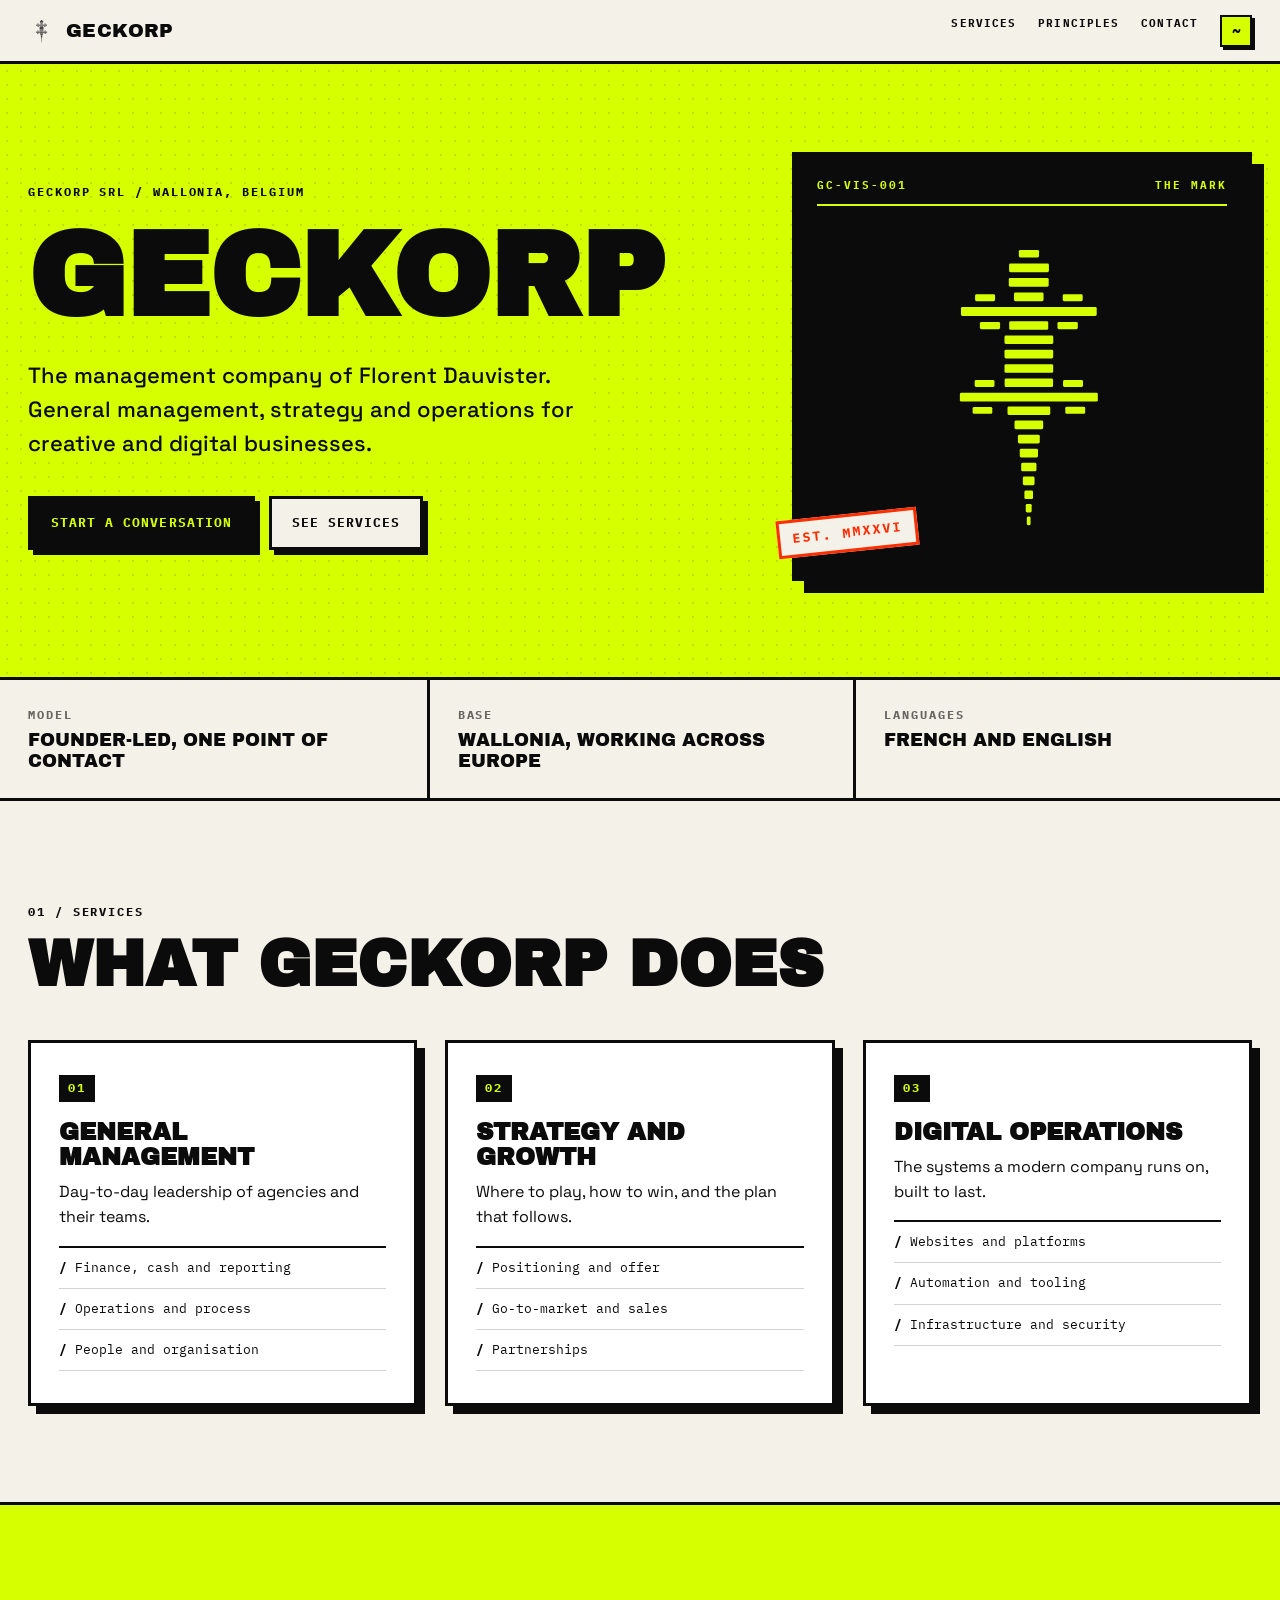
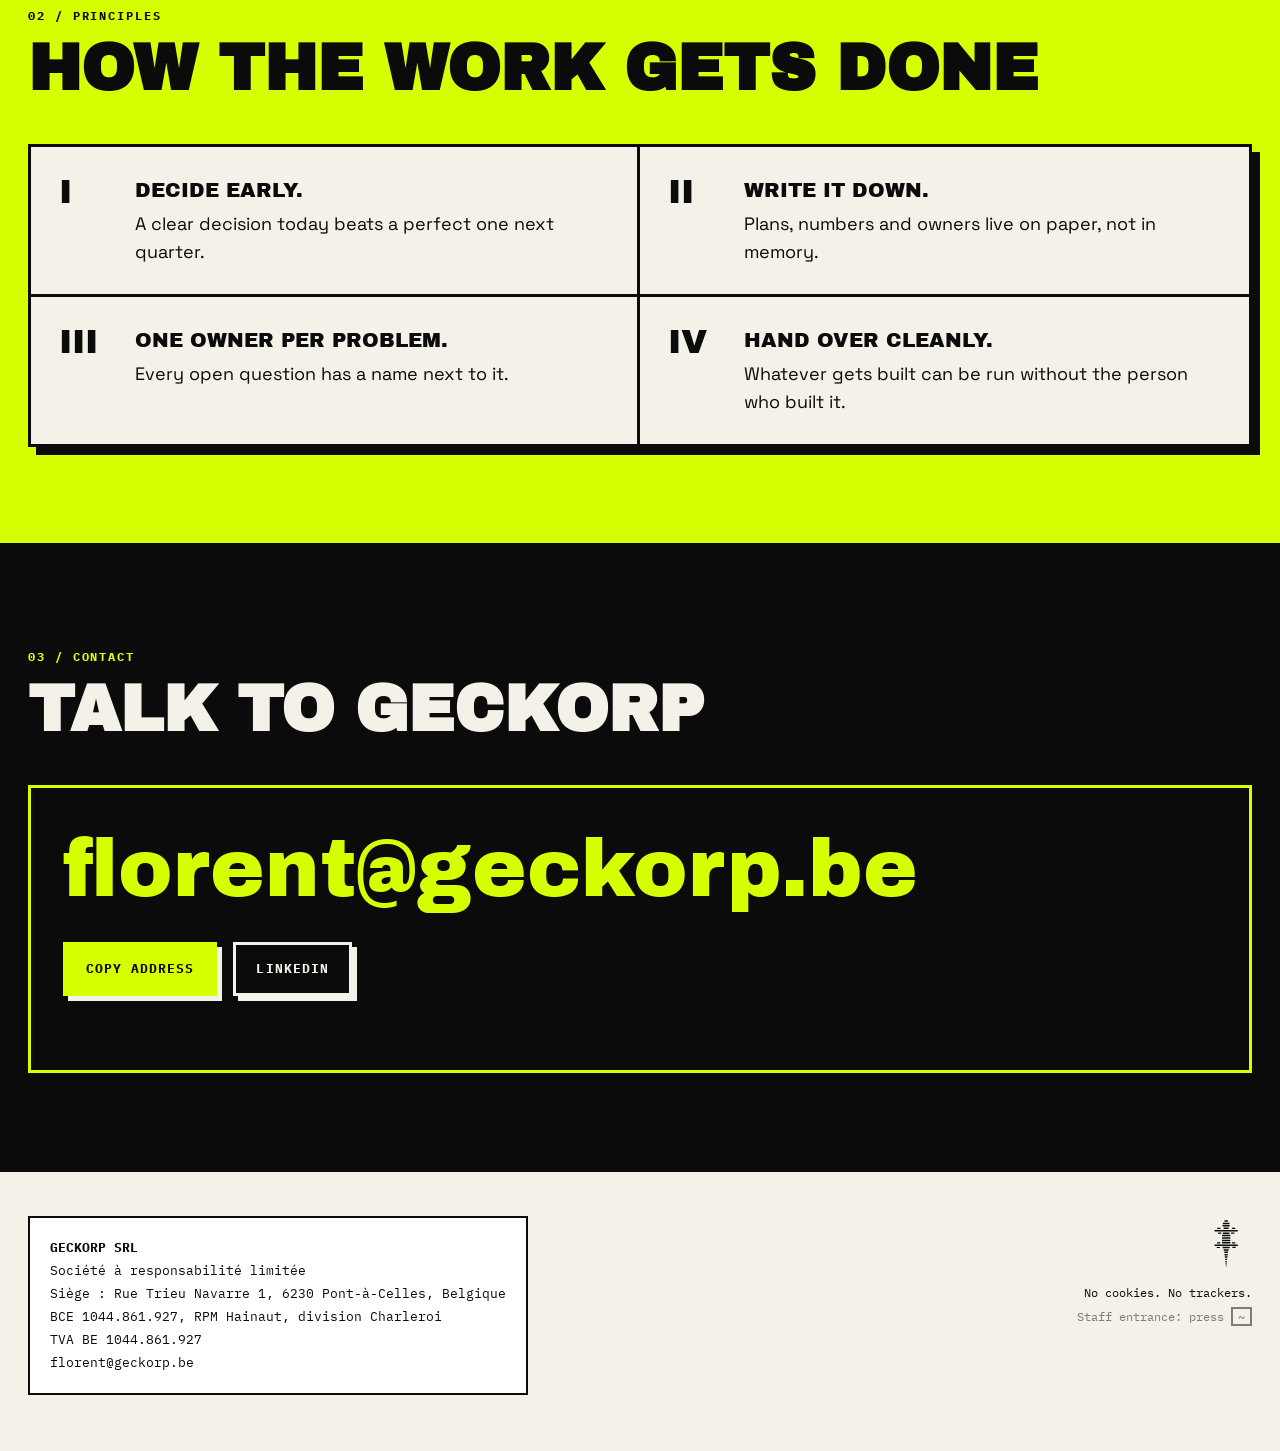
<file: index.html>
<!doctype html>
<html lang="en">
<head>
<meta charset="utf-8">
<meta name="viewport" content="width=device-width, initial-scale=1">
<title>Geckorp / Management company</title>
<meta name="description" content="Geckorp SRL, the management company of Florent Dauvister. General management, strategy and operations for creative and digital businesses.">
<meta property="og:title" content="Geckorp / Management company">
<meta property="og:description" content="General management, strategy and operations for creative and digital businesses.">
<meta name="theme-color" content="#d6ff00">
<link rel="icon" href="/favicon.svg" type="image/svg+xml">
<link rel="preconnect" href="https://fonts.googleapis.com">
<link rel="preconnect" href="https://fonts.gstatic.com" crossorigin>
<link href="https://fonts.googleapis.com/css2?family=Archivo+Black&family=Space+Grotesk:wght@400;500;700&family=IBM+Plex+Mono:wght@400;500;700&display=swap" rel="stylesheet">
<link rel="stylesheet" href="/styles.css">
</head>
<body>

<nav>
  <a class="nav-brand" href="/">
    <svg class="nav-logo" viewBox="0 0 1024 1024" data-gecko aria-hidden="true"></svg>
    <span class="nav-name">GECKORP</span>
  </a>
  <div class="nav-links">
    <a class="nav-link" href="#services">Services</a>
    <a class="nav-link" href="#principles">Principles</a>
    <a class="nav-link" href="#contact">Contact</a>
    <button class="nav-term" type="button" data-open-term aria-label="Open the terminal">~</button>
  </div>
</nav>

<header class="hero">
  <div class="hero-copy">
    <div class="kicker">GECKORP SRL / WALLONIA, BELGIUM</div>
    <h1 class="hero-title">GECKORP</h1>
    <p class="hero-lead">The management company of Florent Dauvister. General management, strategy and operations for creative and digital businesses.</p>
    <div class="hero-actions">
      <a class="btn btn-ink" href="#contact">Start a conversation</a>
      <a class="btn" href="#services">See services</a>
    </div>
  </div>
  <figure class="hero-card">
    <div class="hero-card-top"><span>GC-VIS-001</span><span>THE MARK</span></div>
    <svg viewBox="0 0 1024 1024" data-gecko data-gecko-fill="#d6ff00" aria-hidden="true"></svg>
    <div class="hero-stamp">EST. MMXXVI</div>
  </figure>
</header>

<section class="facts" aria-label="At a glance">
  <div class="fact"><span class="fact-k">Model</span><span class="fact-v">Founder-led, one point of contact</span></div>
  <div class="fact"><span class="fact-k">Base</span><span class="fact-v">Wallonia, working across Europe</span></div>
  <div class="fact"><span class="fact-k">Languages</span><span class="fact-v">French and English</span></div>
</section>

<section class="section" id="services">
  <div class="section-head">
    <span class="kicker">01 / SERVICES</span>
    <h2>What Geckorp does</h2>
  </div>
  <div class="cards">
    <article class="card">
      <div class="card-num">01</div>
      <h3>General management</h3>
      <p>Day-to-day leadership of agencies and their teams.</p>
      <ul>
        <li>Finance, cash and reporting</li>
        <li>Operations and process</li>
        <li>People and organisation</li>
      </ul>
    </article>
    <article class="card">
      <div class="card-num">02</div>
      <h3>Strategy and growth</h3>
      <p>Where to play, how to win, and the plan that follows.</p>
      <ul>
        <li>Positioning and offer</li>
        <li>Go-to-market and sales</li>
        <li>Partnerships</li>
      </ul>
    </article>
    <article class="card">
      <div class="card-num">03</div>
      <h3>Digital operations</h3>
      <p>The systems a modern company runs on, built to last.</p>
      <ul>
        <li>Websites and platforms</li>
        <li>Automation and tooling</li>
        <li>Infrastructure and security</li>
      </ul>
    </article>
  </div>
</section>

<section class="section section-acid" id="principles">
  <div class="section-head">
    <span class="kicker">02 / PRINCIPLES</span>
    <h2>How the work gets done</h2>
  </div>
  <ol class="principles">
    <li><span class="p-num">I</span><div><strong>Decide early.</strong> A clear decision today beats a perfect one next quarter.</div></li>
    <li><span class="p-num">II</span><div><strong>Write it down.</strong> Plans, numbers and owners live on paper, not in memory.</div></li>
    <li><span class="p-num">III</span><div><strong>One owner per problem.</strong> Every open question has a name next to it.</div></li>
    <li><span class="p-num">IV</span><div><strong>Hand over cleanly.</strong> Whatever gets built can be run without the person who built it.</div></li>
  </ol>
</section>

<section class="section section-ink" id="contact">
  <div class="section-head">
    <span class="kicker">03 / CONTACT</span>
    <h2>Talk to Geckorp</h2>
  </div>
  <div class="contact-card">
    <a class="contact-mail" href="mailto:florent@geckorp.be">florent@geckorp.be</a>
    <div class="contact-actions">
      <button class="btn btn-acid" type="button" data-copy="florent@geckorp.be">Copy address</button>
      <a class="btn btn-ghost" href="https://www.linkedin.com/in/florent-dauvister/">LinkedIn</a>
    </div>
    <p class="copy-note" aria-live="polite"></p>
  </div>
</section>

<footer>
  <div class="legal">
    <strong>GECKORP SRL</strong><br>
    Société à responsabilité limitée<br>
    Siège : Rue Trieu Navarre 1, 6230 Pont-à-Celles, Belgique<br>
    BCE 1044.861.927, RPM Hainaut, division Charleroi<br>
    TVA BE 1044.861.927<br>
    florent@geckorp.be
  </div>
  <div class="footer-side">
    <svg class="footer-mark" viewBox="0 0 1024 1024" data-gecko aria-hidden="true"></svg>
    <p>No cookies. No trackers.</p>
    <p class="hint">Staff entrance: press <kbd>~</kbd></p>
  </div>
</footer>

<div id="term">
  <div id="term-head">
    <span>GECKORP MAINFRAME / GC-TTY-001 / UNAUTHORISED AND TOLERATED</span>
    <span>[ ESC ] TO DISCONNECT</span>
  </div>
  <div id="term-out"></div>
  <div id="term-line">
    <span class="ps">guest@geckorp:~$</span>
    <input id="term-in" autocomplete="off" autocapitalize="off" spellcheck="false" aria-label="Terminal input">
  </div>
</div>

<script src="/app.js"></script>
</body>
</html>
</file>
<file: styles.css>
/* ============================================================
   GECKORP / VISUAL SYSTEM GC-VIS-004
   Three colours. The fourth colour is disciplinary.
   ============================================================ */
*, *::before, *::after { box-sizing: border-box; margin: 0; padding: 0; }
:root {
  --acid: #d6ff00; --ink: #0b0b0b; --paper: #f4f1e8; --alert: #ff2e00;
  --display: 'Archivo Black', sans-serif;
  --body: 'Space Grotesk', sans-serif;
  --mono: 'IBM Plex Mono', monospace;
  --border: 3px solid var(--ink);
  --shadow: 8px 8px 0 var(--ink);
}
html { scroll-behavior: smooth; }
body { background: var(--paper); color: var(--ink); font-family: var(--body); font-size: 17px; line-height: 1.55; overflow-x: hidden; }
::selection { background: var(--ink); color: var(--acid); }
a { color: inherit; }
svg { display: block; }

nav { position: sticky; top: 0; z-index: 100; background: var(--paper); border-bottom: var(--border);
  display: flex; align-items: center; justify-content: space-between; padding: 0 28px; height: 64px; gap: 16px; }
.nav-brand { display: flex; align-items: center; gap: 12px; text-decoration: none; }
.nav-logo { width: 26px; height: 26px; }
.nav-name { font-family: var(--display); font-size: 19px; letter-spacing: .02em; }
.nav-links { display: flex; gap: 22px; }
.nav-link { font-family: var(--mono); font-size: 11px; font-weight: 700; letter-spacing: .1em; text-transform: uppercase; text-decoration: none; }
.nav-link:hover { background: var(--acid); }

.kicker, .card-num, .fact-k { font-family: var(--mono); font-size: 12px; font-weight: 700; letter-spacing: .16em; text-transform: uppercase; }
.nav-term { font-family: var(--mono); font-weight: 700; font-size: 15px; width: 32px; height: 32px; border: 2px solid var(--ink); background: var(--acid); cursor: pointer; box-shadow: 3px 3px 0 var(--ink); }
.nav-term:hover { transform: translate(1px,1px); box-shadow: 2px 2px 0 var(--ink); }

.hero { display: grid; grid-template-columns: 1.35fr 1fr; gap: 48px; align-items: center; background: var(--acid); border-bottom: var(--border);
  padding: 88px 28px 96px; background-image: radial-gradient(rgba(11,11,11,.13) 1.2px, transparent 1.3px); background-size: 14px 14px; }
.hero-title { font-family: var(--display); white-space: nowrap; font-size: clamp(48px, 9.2vw, 150px); line-height: .9; margin: 22px 0 28px; letter-spacing: -.01em; }
.hero-lead { max-width: 560px; font-size: clamp(18px, 2vw, 22px); font-weight: 500; background: var(--acid); }
.hero-actions { display: flex; gap: 14px; flex-wrap: wrap; margin-top: 36px; }
.hero-card { position: relative; background: var(--ink); border: var(--border); box-shadow: 12px 12px 0 var(--ink); padding: 22px 22px 34px; max-width: 460px; justify-self: end; width: 100%; }
.hero-card svg { width: 78%; margin: 18px auto 0; }
.hero-card-top { display: flex; justify-content: space-between; font-family: var(--mono); font-size: 11px; font-weight: 700; letter-spacing: .18em; color: var(--acid); border-bottom: 2px solid var(--acid); padding-bottom: 10px; }
.hero-stamp { position: absolute; left: -18px; bottom: 26px; background: var(--paper); color: var(--alert); border: 3px solid var(--alert); font-family: var(--mono); font-weight: 700; font-size: 13px; letter-spacing: .16em; padding: 6px 12px; transform: rotate(-6deg); }

.btn { display: inline-block; font-family: var(--mono); font-size: 13px; font-weight: 700; letter-spacing: .08em; text-transform: uppercase; cursor: pointer;
  text-decoration: none; border: var(--border); background: var(--paper); color: var(--ink); padding: 14px 20px; box-shadow: 5px 5px 0 var(--ink); transition: transform .12s, box-shadow .12s; }
.btn:hover { transform: translate(2px, 2px); box-shadow: 3px 3px 0 var(--ink); }
.btn-ink { background: var(--ink); color: var(--acid); }
.btn-acid { background: var(--acid); border-color: var(--acid); box-shadow: 5px 5px 0 var(--paper); }
.btn-acid:hover { box-shadow: 3px 3px 0 var(--paper); }
.btn-ghost { background: transparent; color: var(--paper); border-color: var(--paper); box-shadow: 5px 5px 0 var(--paper); }
.btn-ghost:hover { box-shadow: 3px 3px 0 var(--paper); }

.facts { display: grid; grid-template-columns: repeat(3, 1fr); border-bottom: var(--border); background: var(--paper); }
.fact { padding: 26px 28px; display: flex; flex-direction: column; gap: 6px; }
.fact + .fact { border-left: var(--border); }
.fact-k { opacity: .6; }
.fact-v { font-family: var(--display); font-size: 18px; text-transform: uppercase; line-height: 1.15; }

.section { padding: 96px 28px; border-bottom: var(--border); }
.section-head { margin-bottom: 44px; }
.section-head h2 { font-family: var(--display); font-size: clamp(36px, 5.4vw, 64px); text-transform: uppercase; line-height: .95; margin-top: 12px; }
.cards { display: grid; grid-template-columns: repeat(3, 1fr); gap: 28px; }
.card { border: var(--border); background: #fff; box-shadow: var(--shadow); padding: 30px 28px 32px; transition: transform .15s, box-shadow .15s; }
.card:hover { transform: translate(-3px, -3px); box-shadow: 11px 11px 0 var(--ink); }
.card-num { display: inline-block; background: var(--ink); color: var(--acid); padding: 4px 9px; }
.card h3 { font-family: var(--display); font-size: 24px; text-transform: uppercase; line-height: 1.05; margin: 18px 0 10px; }
.card p { font-size: 16px; margin-bottom: 16px; }
.card ul { list-style: none; border-top: 2px solid var(--ink); }
.card li { font-family: var(--mono); font-size: 13px; padding: 10px 0; border-bottom: 1px solid rgba(11,11,11,.18); }
.card li::before { content: "/ "; font-weight: 700; }

.section-acid { background: var(--acid); }
.principles { list-style: none; display: grid; grid-template-columns: repeat(2, 1fr); gap: 0; border: var(--border); background: var(--paper); box-shadow: var(--shadow); }
.principles li { display: flex; gap: 20px; padding: 28px; font-size: 18px; align-items: flex-start; }
.principles li:nth-child(odd) { border-right: var(--border); }
.principles li:nth-child(-n+2) { border-bottom: var(--border); }
.p-num { font-family: var(--display); font-size: 34px; line-height: 1; min-width: 56px; }
.principles strong { font-family: var(--display); font-weight: 400; text-transform: uppercase; display: block; margin-bottom: 4px; font-size: 20px; }

.section-ink { background: var(--ink); color: var(--paper); }
.section-ink .kicker { color: var(--acid); }
.contact-card { border: 3px solid var(--acid); padding: 40px 32px; }
.contact-mail { font-family: var(--display); font-size: clamp(28px, 6.4vw, 84px); line-height: 1; color: var(--acid); text-decoration: none; word-break: break-all; }
.contact-mail:hover { text-decoration: underline; text-decoration-thickness: 4px; }
.contact-actions { display: flex; gap: 16px; flex-wrap: wrap; margin-top: 32px; }
.copy-note { font-family: var(--mono); font-size: 12px; color: var(--acid); margin-top: 16px; min-height: 18px; letter-spacing: .08em; text-transform: uppercase; }

footer { display: flex; justify-content: space-between; gap: 32px; flex-wrap: wrap; padding: 44px 28px 56px; }
.legal { font-family: var(--mono); font-size: 12.5px; line-height: 1.85; border: 2px solid var(--ink); padding: 18px 20px; background: #fff; }
.footer-side { font-family: var(--mono); font-size: 12px; text-align: right; display: flex; flex-direction: column; align-items: flex-end; gap: 6px; }
.footer-mark { width: 54px; height: 54px; margin-bottom: 8px; }
.hint { opacity: .5; }
kbd { font-family: var(--mono); border: 2px solid var(--ink); padding: 0 5px; }

#term { position: fixed; inset: 0; z-index: 500; background: rgba(11,11,11,.97); display: none; flex-direction: column; padding: 40px;
  font-family: var(--mono); font-size: 14px; line-height: 1.85; color: var(--paper); }
#term.open { display: flex; }
#term-head { color: var(--acid); font-size: 11px; font-weight: 700; letter-spacing: .2em; text-transform: uppercase; margin-bottom: 18px;
  display: flex; justify-content: space-between; gap: 12px; flex-wrap: wrap; }
#term-out { flex: 1; overflow-y: auto; white-space: pre-wrap; }
#term-out .ok { color: var(--acid); } #term-out .warn { color: var(--alert); } #term-out .wht { color: #fff; } #term-out .dim { color: #777; }
#term-line { display: flex; align-items: center; gap: 10px; border-top: 2px solid var(--acid); padding-top: 14px; margin-top: 12px; }
#term-line .ps { color: var(--acid); font-weight: 700; }
#term-in { flex: 1; min-width: 0; background: none; border: none; outline: none; color: #fff; font-family: var(--mono); font-size: 14px; }

@media (max-width: 960px) {
  .hero { grid-template-columns: 1fr; padding-top: 64px; }
  .hero-title { font-size: 15vw; }
  .hero-card { justify-self: start; max-width: 360px; }
  .cards { grid-template-columns: 1fr; }
  .principles { grid-template-columns: 1fr; }
  .principles li:nth-child(odd) { border-right: none; }
  .principles li:not(:last-child) { border-bottom: var(--border); }
}
@media (max-width: 640px) {
  nav { padding: 0 16px; } .nav-links { gap: 12px; } .nav-link[href="#principles"], .nav-link[href="#services"] { display: none; }
  .hero, .section { padding-left: 16px; padding-right: 16px; }
  .facts { grid-template-columns: 1fr; } .fact + .fact { border-left: none; border-top: var(--border); } .fact { padding: 20px 16px; }
  .contact-card { padding: 28px 18px; }
  footer { padding: 32px 16px 44px; } .footer-side { align-items: flex-start; text-align: left; }
  #term { padding: 20px 16px; }
}

/* 404 */
.err-wrap { padding: 96px 28px; max-width: 760px; }
.err-code { font-family: var(--display); font-size: clamp(110px, 24vw, 260px); line-height: .85; }
.err-stamp { display: inline-block; border: 3px solid var(--alert); color: var(--alert); font-family: var(--mono); font-weight: 700; letter-spacing: .14em; text-transform: uppercase; padding: 4px 10px; transform: rotate(-3deg); margin: 18px 0 24px; }
.err-body { margin-bottom: 32px; }
.mono-note { font-family: var(--mono); font-size: 12px; letter-spacing: .08em; }
.footer-legal { font-family: var(--mono); font-size: 12px; }
</file>
